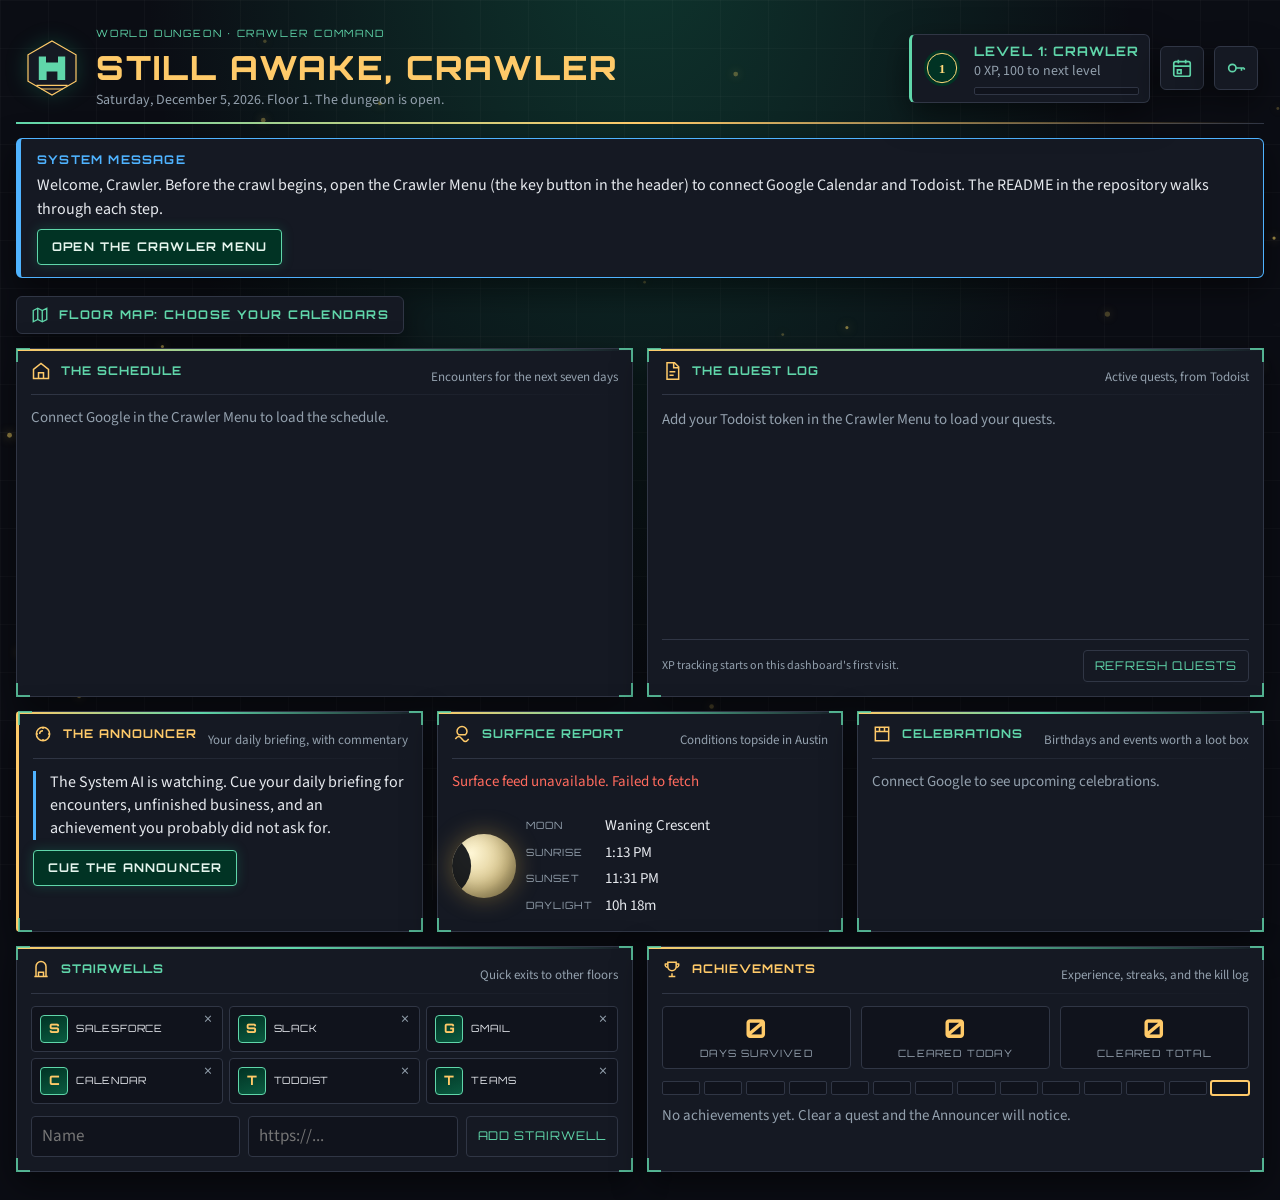
<file: index.html>
<!doctype html>
<html lang="en" data-theme="dark" data-density="compact">
<head>
<meta charset="utf-8">
<meta name="viewport" content="width=device-width,initial-scale=1,viewport-fit=cover">
<title>Ryley's Dungeon</title>
<meta name="description" content="A Dungeon Crawler Carl inspired command center: schedule, quests, announcer, surface weather, celebrations, stairwells, and achievements.">
<meta name="theme-color" content="#0b0f14">
<meta name="apple-mobile-web-app-capable" content="yes">
<meta name="apple-mobile-web-app-status-bar-style" content="black-translucent">
<meta name="apple-mobile-web-app-title" content="Dungeon">
<link rel="manifest" href="manifest.webmanifest">
<link rel="icon" href="icons/icon-192.png" type="image/png">
<link rel="apple-touch-icon" href="icons/apple-touch-icon.png">
<link rel="preconnect" href="https://fonts.googleapis.com">
<link rel="preconnect" href="https://fonts.gstatic.com" crossorigin>
<link rel="stylesheet" href="https://fonts.googleapis.com/css2?family=Orbitron:wght@500;700;800&family=Source+Sans+3:ital,wght@0,400;0,600;1,400&display=swap">
<script>
try {
  const p = JSON.parse(localStorage.getItem("atlas.preferences") || "{}");
  document.documentElement.dataset.theme = ["dark", "light", "system"].includes(p.theme) ? p.theme : "dark";
  document.documentElement.dataset.density = p.density === "comfortable" ? "comfortable" : "compact";
} catch (_) { /* Default dungeon appearance when storage is unavailable. */ }
</script>
<link rel="stylesheet" href="atlas.css">
</head>
<body>
<canvas id="fireflies" aria-hidden="true"></canvas>
<div class="wrap">

<header class="hero">
  <svg class="compass" viewBox="0 0 100 100" aria-hidden="true">
    <path d="M50 5 90 28v44L50 95 10 72V28Z" fill="var(--paper)" stroke="var(--gold)" stroke-width="2"/>
    <path d="M28 70V31h12v10h20V31h12v39H59V56H41v14Z" fill="var(--emerald)"/>
    <path d="M24 79h52M32 85h36" stroke="var(--gold)" stroke-width="2"/>
  </svg>
  <div class="hero-text">
    <div class="eyebrow">World Dungeon · Crawler Command</div>
    <h1 id="greet">Welcome, Crawler</h1>
    <div class="sub" id="dateline">The dungeon is open.</div>
  </div>
  <div class="hero-right">
    <div class="badge" id="badge">
      <svg class="seal" viewBox="0 0 60 60" aria-hidden="true">
        <circle cx="30" cy="30" r="27" style="fill:var(--forest)"/>
        <circle cx="30" cy="30" r="22" fill="none" stroke-width="1.5" style="stroke:var(--gold2)"/>
        <text id="lvlnum" x="30" y="37" text-anchor="middle" font-family="Cinzel,serif" font-size="20" font-weight="900" style="fill:var(--gold2)">1</text>
      </svg>
      <div style="min-width:0">
        <div class="rank" id="rank">Wanderer</div>
        <div class="xp" id="xpline">0 XP</div>
        <div class="xpbar"><i id="xpfill"></i></div>
      </div>
    </div>
    <a class="iconbtn" href="planner/" aria-label="Open the week planner" title="Week planner">
      <svg viewBox="0 0 24 24" fill="none" stroke="currentColor" stroke-width="1.8" aria-hidden="true"><rect x="3" y="5" width="18" height="16" rx="2"/><path d="M3 10h18M8 3v4M16 3v4M7 14h4v4H7z"/></svg>
    </a>
    <button class="iconbtn" id="openKeys" type="button" aria-label="Open the Crawler Menu (settings)" title="Crawler Menu">
      <svg viewBox="0 0 24 24" fill="none" stroke="currentColor" stroke-width="1.8"><circle cx="8" cy="12" r="4"/><path d="M12 12h9M18 12v3M21 12v2"/></svg>
    </button>
  </div>
</header>

<div class="banner" id="banner" hidden></div>

<details class="legend" id="legend">
  <summary>
    <svg width="18" height="18" viewBox="0 0 24 24" fill="none" stroke="currentColor" stroke-width="1.8" aria-hidden="true"><path d="M3 6l6-3 6 3 6-3v15l-6 3-6-3-6 3z"/><path d="M9 3v15M15 6v15"/></svg>
    Floor Map: Choose Your Calendars
  </summary>
  <div class="sheet">
    <p>Tick the calendars you want on the Schedule. Your choices are saved.</p>
    <div class="calgrid" id="calgrid"><span class="note">Connect Google in the Crawler Menu to see your calendars.</span></div>
    <div class="tools">
      <button class="ghost" id="calAll" type="button">Show All</button>
      <button class="ghost" id="calNone" type="button">Hide All</button>
    </div>
  </div>
</details>

<main class="map">

  <section class="region w6" id="tavern">
    <i class="corner tl"></i><i class="corner tr"></i><i class="corner br"></i><i class="corner bl"></i>
    <div class="rh">
      <h2><svg viewBox="0 0 24 24" fill="none" stroke="currentColor" stroke-width="1.8"><path d="M3 10l9-7 9 7v11H3z"/><path d="M9 21v-7h6v7"/></svg>The Schedule</h2>
      <span class="sub">Encounters for the next seven days</span>
    </div>
    <div class="rule"></div>
    <div id="nextup"></div>
    <div class="days" id="days" tabindex="0" aria-label="Seven-day schedule"><span class="note">Connect Google in the Crawler Menu to load the schedule.</span></div>
    <div id="tavernMsg"></div>
  </section>

  <section class="region w6" id="quests">
    <i class="corner tl"></i><i class="corner tr"></i><i class="corner br"></i><i class="corner bl"></i>
    <div class="rh">
      <h2><svg viewBox="0 0 24 24" fill="none" stroke="currentColor" stroke-width="1.8"><path d="M6 2h9l5 5v15H6z"/><path d="M14 2v6h6M9 13h7M9 17h5"/></svg>The Quest Log<span class="qcount" id="questCount" hidden></span></h2>
      <span class="sub" id="questSub">Active quests, from Todoist</span>
    </div>
    <div class="rule"></div>
    <div id="qbody" class="qscroll" tabindex="0" aria-label="Quest list"><span class="note">Add your Todoist token in the Crawler Menu to load your quests.</span></div>
    <div class="quest-tools"><span class="note" id="questSync" role="status">XP tracking starts on this dashboard's first visit.</span><button class="ghost" id="refreshQuests" type="button">Refresh quests</button></div>
    <div id="questMsg"></div>
  </section>

  <section class="region w8 oracle" id="oracle">
    <i class="corner tl"></i><i class="corner tr"></i><i class="corner br"></i><i class="corner bl"></i>
    <div class="rh">
      <h2><svg viewBox="0 0 24 24" fill="none" stroke="currentColor" stroke-width="1.8"><circle cx="12" cy="12" r="8"/><path d="M12 4v2M12 18v2M4 12h2M18 12h2M8 12a4 4 0 0 1 4-4"/></svg>The Announcer</h2>
      <span class="sub">Your daily briefing, with commentary</span>
    </div>
    <div class="rule"></div>
    <p class="reading" id="reading">The System AI is watching. Cue your daily briefing for encounters, unfinished business, and an achievement you probably did not ask for.</p>
    <div class="row">
      <button class="primary" id="askOracle" type="button">Cue the Announcer</button>
      <span class="note" id="oracleMsg"></span>
    </div>
  </section>

  <section class="region w4" id="pool">
    <i class="corner tl"></i><i class="corner tr"></i><i class="corner br"></i><i class="corner bl"></i>
    <div class="rh">
      <h2><svg viewBox="0 0 24 24" fill="none" stroke="currentColor" stroke-width="1.8"><path d="M4 18c3-4 5-4 8 0s5 4 8 0"/><path d="M12 3a6 6 0 0 1 6 6c0 2-1 3-2 4H8c-1-1-2-2-2-4a6 6 0 0 1 6-6z"/></svg>Surface Report</h2>
      <span class="sub" id="poolSub">Conditions topside</span>
    </div>
    <div class="rule"></div>
    <div class="wx" id="wx"><span class="note">Checking the surface...</span></div>
    <div class="forecast" id="forecast"></div>
    <div class="pool">
      <div class="moon" aria-hidden="true"><div class="shade" id="moonShade"></div></div>
      <dl>
        <dt>Moon</dt><dd id="moonName">...</dd>
        <dt>Sunrise</dt><dd id="sunrise">...</dd>
        <dt>Sunset</dt><dd id="sunset">...</dd>
        <dt>Daylight</dt><dd id="daylen">...</dd>
      </dl>
    </div>
  </section>

  <section class="region w6" id="almanac">
    <i class="corner tl"></i><i class="corner tr"></i><i class="corner br"></i><i class="corner bl"></i>
    <div class="rh">
      <h2><svg viewBox="0 0 24 24" fill="none" stroke="currentColor" stroke-width="1.8"><path d="M4 4h16v16H4z"/><path d="M4 9h16M9 4v5M15 4v5"/></svg>Celebrations</h2>
      <span class="sub">Birthdays and events worth a loot box</span>
    </div>
    <div class="rule"></div>
    <div class="alm" id="alm"><span class="note">Connect Google to see upcoming celebrations.</span></div>
    <div id="almMsg"></div>
  </section>

  <section class="region w6" id="portals">
    <i class="corner tl"></i><i class="corner tr"></i><i class="corner br"></i><i class="corner bl"></i>
    <div class="rh">
      <h2><svg viewBox="0 0 24 24" fill="none" stroke="currentColor" stroke-width="1.8"><path d="M6 21V9a6 6 0 0 1 12 0v12"/><path d="M4 21h16M9 21v-5h6v5"/></svg>Stairwells</h2>
      <span class="sub">Quick exits to other floors</span>
    </div>
    <div class="rule"></div>
    <div class="portals" id="portalgrid"></div>
    <form class="addportal" id="addportal">
      <input id="pname" placeholder="Name" aria-label="Bookmark name" maxlength="24" required>
      <input id="purl" placeholder="https://..." aria-label="Bookmark link" type="url" required>
      <button class="ghost" type="submit">Add Stairwell</button>
    </form>
  </section>

  <section class="region w12" id="deeds">
    <i class="corner tl"></i><i class="corner tr"></i><i class="corner br"></i><i class="corner bl"></i>
    <div class="rh">
      <h2><svg viewBox="0 0 24 24" fill="none" stroke="currentColor" stroke-width="1.8"><path d="M8 21h8M12 17v4M7 4h10v5a5 5 0 0 1-10 0z"/><path d="M7 6H4a3 3 0 0 0 3 4M17 6h3a3 3 0 0 1-3 4"/></svg>Achievements</h2>
      <span class="sub">Experience, streaks, and the kill log</span>
    </div>
    <div class="rule"></div>
    <div class="deeds">
      <div class="stat"><div class="v" id="sStreak">0</div><div class="l">Days Survived</div></div>
      <div class="stat"><div class="v" id="sToday">0</div><div class="l">Cleared Today</div></div>
      <div class="stat"><div class="v" id="sTotal">0</div><div class="l">Cleared Total</div></div>
    </div>
    <div class="week" id="week" aria-label="Last fourteen days"></div>
    <ul class="deedlog" id="deedlog"><li class="note">No achievements yet. Clear a quest and the Announcer will notice.</li></ul>
    <p class="note" id="deedsMsg" style="margin:10px 0 0"></p>
  </section>

</main>
</div>

<div class="modal" id="keys" hidden>
  <div class="modal-card" role="dialog" aria-modal="true" aria-labelledby="keysTitle">
    <div class="rh">
      <h2 id="keysTitle"><svg viewBox="0 0 24 24" fill="none" stroke="currentColor" stroke-width="1.8"><circle cx="8" cy="12" r="4"/><path d="M12 12h9M18 12v3M21 12v2"/></svg>Crawler Menu</h2>
      <button class="ghost" id="closeKeys" type="button">Close</button>
    </div>
    <div class="rule"></div>
    <p class="note" style="margin:0 0 14px">Keys are stored only in this browser. Set them once on each device. Your XP, bookmarks, and calendar choices sync through your Google Drive once Google is connected.</p>

    <fieldset>
      <legend>Dungeon display</legend>
      <label for="themeChoice">Theme</label>
      <select id="themeChoice"><option value="dark">Dungeon · dark</option><option value="light">Surface · light</option><option value="system">Follow device</option></select>
      <label for="densityChoice">Desktop layout</label>
      <select id="densityChoice"><option value="compact">Compact command center</option><option value="comfortable">Comfortable</option></select>
      <p class="note">Compact fits more panels on desktop. Mobile keeps a single, readable column.</p>
    </fieldset>

    <fieldset>
      <legend>Google Calendar</legend>
      <label for="gclient">OAuth Client ID</label>
      <input id="gclient" placeholder="123456789-abc.apps.googleusercontent.com" autocomplete="off" spellcheck="false">
      <div class="row">
        <button class="primary" id="gconnect" type="button">Connect Google</button>
        <button class="ghost" id="gdisconnect" type="button">Disconnect</button>
        <span class="note" id="gstatus">Not connected</span>
      </div>
    </fieldset>

    <fieldset>
      <legend>Todoist</legend>
      <label for="tdtoken">API Token</label>
      <input id="tdtoken" type="password" placeholder="Paste your Todoist API token" autocomplete="off" spellcheck="false">
      <label for="tdproject">Project to show as the Quest Log</label>
      <select id="tdproject"><option value="">Save the token to load projects</option></select>
    </fieldset>

    <fieldset>
      <legend>The Announcer (optional)</legend>
      <label for="akey">Anthropic API Key</label>
      <input id="akey" type="password" placeholder="sk-ant-..." autocomplete="off" spellcheck="false">
      <label for="amodel">Model</label>
      <input id="amodel" placeholder="claude-opus-5-5" autocomplete="off" spellcheck="false">
      <p class="note">Without a key, the Announcer still talks, but from a short list of canned lines rather than a live briefing.</p>
    </fieldset>

    <fieldset>
      <legend>Location for the Surface Report</legend>
      <label for="city">City</label>
      <div class="row">
        <input id="city" placeholder="Austin" autocomplete="off">
        <button class="ghost" id="findCity" type="button">Find</button>
      </div>
      <p class="note" id="cityResult"></p>
    </fieldset>

    <fieldset>
      <legend>Settings backup</legend>
      <p class="note">Export the current menu values, appearance, location, bookmarks, and calendar choices as JSON. XP and Google sign-in sessions are not included.</p>
      <label class="checkline"><input id="exportSecrets" type="checkbox"> Include Todoist and Anthropic API keys</label>
      <p class="note">Leave unchecked for a file without API keys. If included, keep the downloaded file private.</p>
      <button class="ghost" id="exportSettings" type="button">Export settings JSON</button>
    </fieldset>
    <div class="row" style="justify-content:flex-end;margin-top:6px">
      <button class="primary" id="saveKeys" type="button">Save Settings</button>
    </div>
  </div>
</div>

<div class="toast" id="toast" role="status" aria-live="polite"></div>
<script src="https://accounts.google.com/gsi/client" async defer></script>
<script src="dashboard-data.js"></script>
<script src="atlas.js"></script>
</body>
</html>
</file>
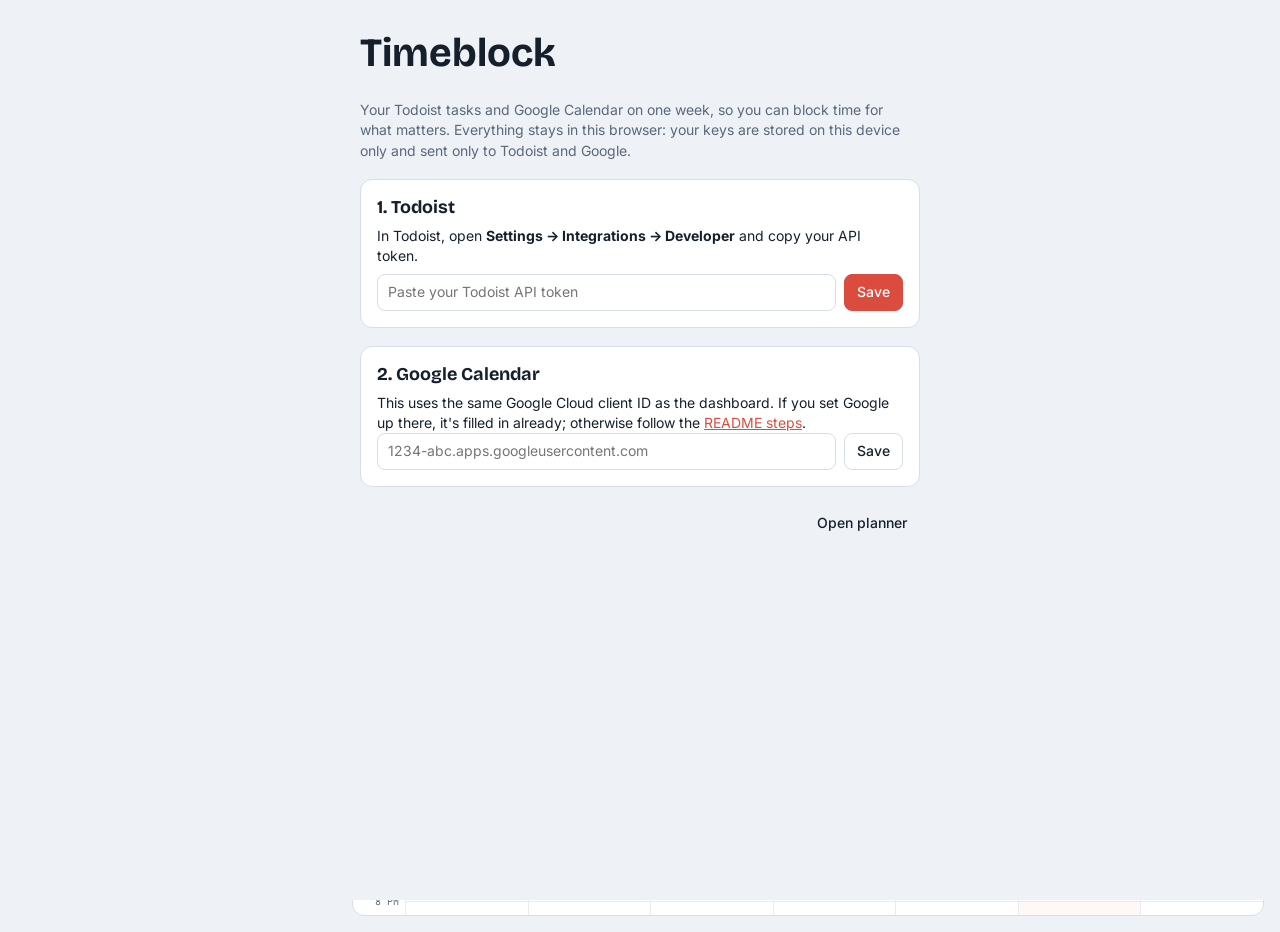
<file: planner/index.html>
<!doctype html>
<html lang="en">
<head>
<meta charset="utf-8">
<meta name="viewport" content="width=device-width,initial-scale=1,viewport-fit=cover">
<title>Timeblock</title>
<meta name="description" content="Plan your week from Todoist and Google Calendar in one place.">
<meta name="theme-color" content="#eef1f5" media="(prefers-color-scheme: light)">
<meta name="theme-color" content="#11151b" media="(prefers-color-scheme: dark)">
<meta name="apple-mobile-web-app-capable" content="yes">
<meta name="apple-mobile-web-app-title" content="Timeblock">
<link rel="icon" href="../icons/icon-192.png" type="image/png">
<link rel="apple-touch-icon" href="../icons/apple-touch-icon.png">
<link rel="preconnect" href="https://fonts.googleapis.com">
<link rel="preconnect" href="https://fonts.gstatic.com" crossorigin>
<link rel="stylesheet" href="https://fonts.googleapis.com/css2?family=Bricolage+Grotesque:opsz,wght@12..96,500;12..96,700&family=Inter:wght@400;500;600&family=JetBrains+Mono:wght@400;500&display=swap">
<link rel="stylesheet" href="style.css">
</head>
<body>
<div class="app" id="app">
  <aside class="side" id="side">
    <section class="clock" aria-label="Current time">
      <div class="flip"><span id="clkH">--</span><span id="clkM">--</span></div>
      <div class="clock-meta">
        <div id="clkDay" class="clock-day"></div>
        <div id="clkSummary" class="clock-sum"></div>
      </div>
    </section>

    <section class="card" id="top3Card">
      <header class="card-h"><h2>Today's non-negotiables</h2><span class="pill" id="top3Count">0 / 3</span></header>
      <ol class="top3" id="top3List"></ol>
      <p class="hint" id="top3Hint">Tap the star on any task to make it one of today's three.</p>
    </section>

    <section class="card">
      <header class="card-h"><h2>Task dump</h2></header>
      <form id="dumpForm" class="dump" autocomplete="off">
        <input id="dumpInput" type="text" placeholder="Call the dentist tomorrow 2pm #Personal" aria-label="New Todoist task">
        <button type="submit" class="btn btn-accent">Add</button>
      </form>
      <p class="hint">Goes straight to Todoist. Dates, times, #projects and p1–p4 work like Todoist quick add.</p>
    </section>

    <section class="card">
      <header class="card-h"><h2>Today</h2><span class="pill" id="todayCount">0</span></header>
      <ul class="tasks" id="todayList"></ul>
    </section>

    <section class="card card-warn" id="overdueCard">
      <header class="card-h"><h2>Overdue</h2><span class="pill pill-warn" id="overdueCount">0</span></header>
      <p class="hint">Drag onto the calendar to reschedule, or move it to today.</p>
      <ul class="tasks" id="overdueList"></ul>
    </section>

    <section class="card">
      <header class="card-h"><h2>No date yet</h2><span class="pill" id="undatedCount">0</span></header>
      <p class="hint">Drag onto a day or time to plan your week.</p>
      <ul class="tasks" id="undatedList"></ul>
    </section>
  </aside>

  <main class="main">
    <header class="topbar">
      <div class="nav">
        <button class="btn btn-ghost icon" id="prevWeek" aria-label="Previous week">‹</button>
        <button class="btn btn-ghost" id="thisWeek">Today</button>
        <button class="btn btn-ghost icon" id="nextWeek" aria-label="Next week">›</button>
        <h1 id="weekLabel">This week</h1>
      </div>
      <div class="nav">
        <span class="status" id="status"></span>
        <a class="btn btn-ghost" href="../">Dashboard</a>
        <button class="btn btn-ghost" id="refreshBtn">Refresh</button>
        <button class="btn btn-ghost" id="settingsBtn">Settings</button>
      </div>
    </header>
    <div class="banner" id="banner" hidden></div>
    <nav class="daytabs" id="dayTabs" aria-label="Choose a day"></nav>
    <div class="week" id="week"></div>
  </main>
</div>

<div class="setup-wrap" id="setup" hidden>
  <div class="setup">
    <h1>Timeblock</h1>
    <p>Your Todoist tasks and Google Calendar on one week, so you can block time for what matters. Everything stays in this browser: your keys are stored on this device only and sent only to Todoist and Google.</p>

    <section class="step">
      <h2>1. Todoist</h2>
      <p>In Todoist, open <b>Settings → Integrations → Developer</b> and copy your API token.</p>
      <form id="todoistForm" class="row" autocomplete="off">
        <input id="todoistInput" type="password" placeholder="Paste your Todoist API token" aria-label="Todoist API token">
        <button class="btn btn-accent" type="submit">Save</button>
      </form>
      <p class="ok" id="todoistOk" hidden>Todoist connected.</p>
    </section>

    <section class="step">
      <h2>2. Google Calendar</h2>
      <div id="gNeedsClient">
        <p>This uses the same Google Cloud client ID as the dashboard. If you set Google up there, it's filled in already; otherwise follow the <a href="https://github.com/ryleyp/dashboard#2-google-calendar-the-schedule-celebrations-and-cross-device-sync" target="_blank" rel="noopener">README steps</a>.</p>
        <form id="gClientForm" class="row" autocomplete="off">
          <input id="gClientInput" type="text" placeholder="1234-abc.apps.googleusercontent.com" aria-label="Google OAuth client ID">
          <button class="btn" type="submit">Save</button>
        </form>
      </div>
      <button class="btn btn-accent" id="gConnectSetup" hidden>Connect Google Calendar</button>
      <p class="ok" id="gOk" hidden>Google Calendar connected.</p>
    </section>

    <div class="row end"><button class="btn btn-ghost" id="skipSetup">Open planner</button></div>
  </div>
</div>

<dialog id="settings" class="settings">
  <form method="dialog" class="settings-in">
    <header class="card-h"><h2>Settings</h2><button class="btn btn-ghost" value="close">Done</button></header>

    <section>
      <h3>Calendars to show</h3>
      <div id="calList" class="cal-list"><p class="hint">Connect Google Calendar to choose calendars.</p></div>
    </section>

    <section>
      <h3>Time blocks</h3>
      <label class="check"><input type="checkbox" id="mirrorToggle"> Also put each time block on my Google Calendar</label>
      <p class="hint">Blocked tasks get a time and length in Todoist. With this on, a matching busy event is added to your main calendar and moved when you move the block.</p>
      <div class="row">
        <label>Day starts <select id="hStart"></select></label>
        <label>Day ends <select id="hEnd"></select></label>
      </div>
    </section>

    <section>
      <h3>Connections</h3>
      <div class="row wrap">
        <button type="button" class="btn" id="gConnect">Connect Google</button>
        <button type="button" class="btn" id="editKeys">Change keys</button>
        <button type="button" class="btn btn-danger" id="signOut">Forget everything on this device</button>
      </div>
      <p class="hint" id="signOutHint">Removes your Todoist token, Google sign-in and preferences from this browser. Nothing in Todoist or Google changes.</p>
    </section>
  </form>
</dialog>

<div class="pop" id="pop" hidden></div>
<div class="toast" id="toast" role="status" aria-live="polite" hidden></div>

<script src="config.js"></script>
<script src="https://accounts.google.com/gsi/client" async defer onload="window.__gsiReady && window.__gsiReady()"></script>
<script src="app.js"></script>
</body>
</html>
</file>
<file: atlas.css>
/* Ryley's Dungeon: a lightly dungeon-crawl themed dashboard. Dark dungeon by default; "surface" light theme available. */
:root{
  --bg:#0b0d14;
  --paper:#151923;
  --paper2:#10131c;
  --ink:#e6e9ee;
  --muted:#93a0ad;
  --forest:#013324;
  --forest2:#18af7c;
  --emerald:#60d6aa;
  --sea:#4fb3ff;
  --gold:#ffca69;
  --gold2:#ffd97a;
  --line:#303645;
  --danger:#ff6b5e;
  --glow:rgba(24,175,124,.25);
  --shadow:0 12px 32px rgba(0,0,0,.5);
  --display:"Orbitron","Segoe UI",Arial,sans-serif;
  --body:"Source Sans 3","Segoe UI",Arial,sans-serif;
  --title:#ffca69;
  --stone:rgba(255,255,255,.025);
  color-scheme:dark;
}
@media (prefers-color-scheme:light){
  :root:not([data-theme="dark"]){
    --bg:#e9e4d8; --paper:#f7f3ea; --paper2:#eee8db; --ink:#1b2028; --muted:#5d6774;
    --forest:#013324; --forest2:#0a5a40; --emerald:#08734f; --sea:#1f5f8b; --gold:#876018; --gold2:#d9ab3a;
    --line:#cfc6b6; --danger:#b23a2c; --glow:rgba(24,175,124,.18); --shadow:0 10px 26px rgba(27,32,40,.15);
    --title:#013324; --stone:rgba(0,0,0,.035); color-scheme:light;
  }
}
:root[data-theme="light"]{
  --bg:#e9e4d8; --paper:#f7f3ea; --paper2:#eee8db; --ink:#1b2028; --muted:#5d6774;
  --forest:#013324; --forest2:#0a5a40; --emerald:#08734f; --sea:#1f5f8b; --gold:#876018; --gold2:#d9ab3a;
  --line:#cfc6b6; --danger:#b23a2c; --glow:rgba(24,175,124,.18); --shadow:0 10px 26px rgba(27,32,40,.15);
  --title:#013324; --stone:rgba(0,0,0,.035); color-scheme:light;
}
*{box-sizing:border-box}
html{height:100%}
body{
  margin:0;min-height:100%;
  background:var(--bg);color:var(--ink);
  font-family:var(--body);font-size:17px;line-height:1.5;
  background-image:
    linear-gradient(var(--stone) 1px, transparent 1px),
    linear-gradient(90deg, var(--stone) 1px, transparent 1px),
    radial-gradient(ellipse at 50% -10%, var(--glow), transparent 55%);
  background-size:48px 48px,48px 48px,100% 100%;
  background-attachment:fixed;
  padding-top:env(safe-area-inset-top,0px);
  padding-bottom:env(safe-area-inset-bottom,0px);
}
#fireflies{position:fixed;inset:0;width:100%;height:100%;pointer-events:none;z-index:0}
.wrap{
  position:relative;z-index:1;max-width:1240px;margin:0 auto;
  padding-left:max(16px,env(safe-area-inset-left,0px));
  padding-right:max(16px,env(safe-area-inset-right,0px));
  padding-block:22px 48px;
}
a{color:var(--sea)}
button{font:inherit;color:inherit;cursor:pointer}
button:focus-visible,input:focus-visible,select:focus-visible,a:focus-visible,summary:focus-visible{outline:2px solid var(--gold);outline-offset:2px}
input,select{font:inherit;color:var(--ink);background:var(--paper2);border:1px solid var(--line);border-radius:4px;padding:7px 10px;min-width:0;width:100%}
select{appearance:auto}

/* Header */
.hero{
  display:grid;grid-template-columns:auto 1fr auto;gap:18px;align-items:center;
  padding:10px 6px 18px;border-bottom:1px solid var(--line);margin-bottom:22px;position:relative;
}
.hero::after{content:"";position:absolute;left:0;right:0;bottom:-1px;height:2px;background:linear-gradient(90deg,var(--emerald),var(--gold),transparent)}
.compass{width:84px;height:84px;flex:none;filter:drop-shadow(0 0 10px var(--glow))}
.hero h1{
  font-family:var(--display);font-weight:800;font-size:clamp(22px,3.6vw,40px);letter-spacing:.06em;text-transform:uppercase;
  margin:0;line-height:1.1;color:var(--title);text-wrap:balance;
}
.hero .sub{font-size:17px;color:var(--muted);margin-top:4px}
.hero .sub b{color:var(--emerald);font-weight:600}
.hero-right{display:flex;align-items:center;gap:10px;min-width:0}
.badge{
  display:grid;grid-template-columns:auto 1fr;gap:12px;align-items:center;
  background:var(--paper);border:1px solid var(--line);border-left:3px solid var(--emerald);border-radius:6px;padding:10px 14px;box-shadow:var(--shadow);min-width:0;
}
.badge .seal{width:54px;height:54px}
.badge .rank{font-family:var(--display);font-weight:700;font-size:13px;letter-spacing:.08em;text-transform:uppercase;color:var(--emerald)}
.badge .xp{font-size:14px;color:var(--muted);font-variant-numeric:tabular-nums}
.xpbar{height:8px;background:var(--paper2);border:1px solid var(--line);border-radius:2px;overflow:hidden;margin-top:5px}
.xpbar i{display:block;height:100%;background:linear-gradient(90deg,var(--emerald),var(--gold));width:0;transition:width .6s ease}
.iconbtn{width:44px;height:44px;border-radius:6px;border:1px solid var(--line);background:var(--paper);color:var(--emerald);display:grid;place-items:center;box-shadow:var(--shadow);flex:none}
.iconbtn svg{width:22px;height:22px}
.iconbtn:hover{border-color:var(--emerald)}
@media (max-width:700px){
  .hero{grid-template-columns:auto 1fr;}
  .compass{width:60px;height:60px}
  .hero-right{grid-column:1/-1}
  .badge{flex:1}
}

.banner{background:var(--paper);border:1px solid var(--sea);border-left:5px solid var(--sea);border-radius:6px;padding:12px 16px;margin-bottom:18px;box-shadow:var(--shadow);font-size:16px}
.banner b{font-family:var(--display);font-size:12px;letter-spacing:.1em;text-transform:uppercase;color:var(--sea);display:block;margin-bottom:4px}
.banner button{margin-top:8px}

/* Legend */
.legend{margin-bottom:22px}
.legend summary{
  list-style:none;display:inline-flex;align-items:center;gap:10px;cursor:pointer;
  font-family:var(--display);font-weight:700;font-size:12px;letter-spacing:.12em;text-transform:uppercase;
  color:var(--emerald);background:var(--paper);border:1px solid var(--line);border-radius:6px;padding:9px 14px;box-shadow:var(--shadow);
}
.legend summary::-webkit-details-marker{display:none}
.legend[open] summary{border-bottom-left-radius:0;border-bottom-right-radius:0}
.legend .sheet{background:var(--paper);border:1px solid var(--line);border-top:0;border-radius:0 6px 6px 6px;padding:14px 16px;box-shadow:var(--shadow)}
.legend .sheet p{margin:0 0 10px;color:var(--muted);font-size:15px}
.calgrid{display:grid;grid-template-columns:repeat(auto-fill,minmax(230px,1fr));gap:6px 18px}
.calgrid label{display:flex;align-items:center;gap:10px;font-size:16px;min-width:0;cursor:pointer}
.calgrid label input{width:auto}
.calgrid label span.name{overflow:hidden;text-overflow:ellipsis;white-space:nowrap}
.swatch{width:14px;height:14px;border-radius:2px;flex:none;border:1px solid rgba(0,0,0,.35)}
.legend .tools{display:flex;gap:10px;flex-wrap:wrap;margin-top:12px}

/* Grid of system windows */
.map{display:grid;grid-template-columns:repeat(12,1fr);gap:22px}
.region{
  grid-column:span 6;min-width:0;position:relative;
  background:var(--paper);border:1px solid var(--line);border-radius:4px;box-shadow:var(--shadow);
  padding:18px 20px 20px;
}
.region::before{content:"";position:absolute;left:0;right:0;top:0;height:2px;background:linear-gradient(90deg,var(--emerald),transparent 70%);pointer-events:none}
.corner{position:absolute;width:14px;height:14px;pointer-events:none;border:2px solid var(--emerald);opacity:.8}
.corner.tl{top:-1px;left:-1px;border-right:0;border-bottom:0}
.corner.tr{top:-1px;right:-1px;border-left:0;border-bottom:0}
.corner.br{bottom:-1px;right:-1px;border-left:0;border-top:0}
.corner.bl{bottom:-1px;left:-1px;border-right:0;border-top:0}
.region.w4{grid-column:span 4}.region.w8{grid-column:span 8}.region.w12{grid-column:span 12}
@media (max-width:980px){.region,.region.w4,.region.w8{grid-column:span 12}}
.rh{display:flex;align-items:baseline;justify-content:space-between;gap:12px;flex-wrap:wrap;margin-bottom:10px}
.rh h2{font-family:var(--display);font-weight:700;font-size:15px;letter-spacing:.12em;text-transform:uppercase;margin:0;color:var(--emerald);display:flex;align-items:center;gap:10px}
.rh h2 svg{width:20px;height:20px;color:var(--gold)}
.rh .sub{color:var(--muted);font-size:15px}
.rule{height:1px;background:linear-gradient(90deg,var(--line),transparent);margin:4px 0 12px}
.note{color:var(--muted);font-size:15px}
.warn{color:var(--danger);font-size:15px}
.row{display:flex;gap:10px;flex-wrap:wrap;align-items:center}
.ghost{background:transparent;border:1px solid var(--line);border-radius:4px;padding:6px 11px;font-size:12px;font-family:var(--display);letter-spacing:.08em;text-transform:uppercase;color:var(--emerald);white-space:nowrap}
.ghost:hover{border-color:var(--emerald);background:var(--paper2)}
.primary{background:var(--forest);color:#e6f5ee;border:1px solid var(--emerald);border-radius:4px;padding:8px 14px;font-family:var(--display);font-weight:700;letter-spacing:.1em;text-transform:uppercase;font-size:12px;white-space:nowrap;box-shadow:0 0 12px var(--glow)}
.primary:hover{background:#0a5a40}
.primary[disabled]{opacity:.6;cursor:default;box-shadow:none}

/* Schedule */
.days{display:flex;flex-direction:column;gap:10px}
.day{display:grid;grid-template-columns:86px 1fr;gap:12px;align-items:start}
.day .dlabel{font-family:var(--display);font-size:11px;letter-spacing:.08em;text-transform:uppercase;color:var(--muted);padding-top:6px;font-variant-numeric:tabular-nums}
.day .dlabel b{display:block;color:var(--gold);font-size:13px}
.evs{display:flex;flex-direction:column;gap:6px;min-width:0}
.ev{display:grid;grid-template-columns:4px 74px 1fr;gap:10px;align-items:start;background:var(--paper2);border:1px solid var(--line);border-radius:4px;padding:7px 10px;min-width:0}
.ev .bar{width:4px;height:100%;border-radius:2px;min-height:22px}
.ev .t{font-variant-numeric:tabular-nums;font-size:14px;color:var(--muted);white-space:nowrap;padding-top:2px}
.ev .n{min-width:0;overflow-wrap:anywhere}
.ev .n a{color:inherit;text-decoration:none}
.ev .n a:hover{text-decoration:underline;color:var(--sea)}
.ev .n small{display:block;color:var(--muted);font-size:13px}
.ev.past{opacity:.5}
.nextup{display:flex;align-items:center;gap:12px;background:linear-gradient(90deg,var(--paper2),transparent);border-left:3px solid var(--danger);padding:8px 12px;margin-bottom:12px;border-radius:3px}
.nextup .hg{font-family:var(--display);font-size:11px;letter-spacing:.1em;text-transform:uppercase;color:var(--danger);white-space:nowrap}
.nextup .what{min-width:0;overflow:hidden;text-overflow:ellipsis;white-space:nowrap}
.nextup .in{margin-left:auto;font-variant-numeric:tabular-nums;color:var(--gold);white-space:nowrap;font-weight:600;font-family:var(--display);font-size:13px}

/* Quests: condensed, scrollable */
.qcount{font-family:var(--display);font-size:11px;letter-spacing:.06em;color:var(--gold);background:var(--paper2);border:1px solid var(--line);border-radius:2px;padding:1px 7px;font-variant-numeric:tabular-nums}
.days,.qscroll{height:220px;max-height:220px;overflow-y:auto;overscroll-behavior:contain;scrollbar-gutter:stable;padding-right:8px;scrollbar-width:thin;scrollbar-color:var(--line) transparent}
.days::-webkit-scrollbar,.qscroll::-webkit-scrollbar{width:6px}
.days::-webkit-scrollbar-thumb,.qscroll::-webkit-scrollbar-thumb{background:var(--line);border-radius:3px}
.qscroll:focus-visible{outline:2px solid var(--gold);outline-offset:2px}
.qscroll.more-below{-webkit-mask-image:linear-gradient(to bottom,#000 calc(100% - 36px),transparent);mask-image:linear-gradient(to bottom,#000 calc(100% - 36px),transparent)}
.qgroup{margin-bottom:8px}
.qgroup h3{position:sticky;top:0;z-index:1;background:var(--paper);font-family:var(--display);font-size:10px;letter-spacing:.12em;text-transform:uppercase;color:var(--muted);margin:0;padding:4px 0 5px;display:flex;align-items:center;gap:8px}
.qgroup h3 .cnt{background:var(--paper2);border:1px solid var(--line);border-radius:2px;padding:0 6px;font-size:10px;font-variant-numeric:tabular-nums}
.qlist{display:flex;flex-direction:column;gap:3px}
.q{display:grid;grid-template-columns:18px minmax(0,1fr) auto;gap:8px;align-items:center;background:var(--paper2);border:1px solid var(--line);border-left:3px solid var(--line);border-radius:3px;padding:4px 8px 4px 7px;min-width:0}
.q.p1{border-left-color:var(--danger)}
.q.p2{border-left-color:var(--gold)}
.q.p3{border-left-color:var(--sea)}
.q.done{opacity:.45}
.q.done .ttl{text-decoration:line-through}
.q .chk{width:18px;height:18px;border-radius:3px;border:1.5px solid var(--emerald);background:transparent;padding:0;display:grid;place-items:center;flex:none}
.q .chk:hover{background:var(--emerald);color:#061a12}
.q .chk svg{width:10px;height:10px;opacity:0}
.q.done .chk svg{opacity:1}
.q .c{all:unset;box-sizing:border-box;min-width:0;cursor:pointer;font-size:15px;line-height:1.35}
.q .c:focus-visible{outline:2px solid var(--gold);outline-offset:2px;border-radius:2px}
.q .ttl{display:block;white-space:nowrap;overflow:hidden;text-overflow:ellipsis}
.q .meta{display:none;font-size:12px;color:var(--muted);margin-top:3px}
.q .meta .tier{font-family:var(--display);font-size:10px;letter-spacing:.08em;text-transform:uppercase;margin-right:8px}
.q.p1 .meta .tier{color:var(--danger)}.q.p2 .meta .tier{color:var(--gold)}.q.p3 .meta .tier{color:var(--sea)}
.q .meta .lab{color:var(--sea);margin-right:6px}
.q.open{align-items:start}
.q.open .chk{margin-top:2px}
.q.open .ttl{white-space:normal;overflow-wrap:anywhere}
.q.open .meta{display:block}
.q .due{font-size:12px;color:var(--muted);white-space:nowrap;font-variant-numeric:tabular-nums}
.q .due.over{color:var(--danger);font-weight:600}
.q .due.today{color:var(--gold);font-weight:600}

/* Announcer */
.oracle p.reading{font-size:18px;line-height:1.55;margin:0 0 10px;max-width:65ch;white-space:pre-line;border-left:3px solid var(--sea);padding-left:14px}

/* Surface report */
.wx{display:grid;grid-template-columns:auto 1fr;gap:12px;align-items:center;margin-bottom:10px}
.wx .temp{font-family:var(--display);font-weight:700;font-size:38px;line-height:1;color:var(--gold);font-variant-numeric:tabular-nums}
.wx .desc{font-size:16px}
.wx .desc small{display:block;color:var(--muted);font-size:14px}
.forecast{display:grid;grid-template-columns:repeat(4,1fr);gap:6px;margin-bottom:12px}
.forecast .fd{background:var(--paper2);border:1px solid var(--line);border-radius:4px;padding:6px 4px;text-align:center;font-size:13px;min-width:0}
.forecast .fd b{display:block;font-family:var(--display);font-size:10px;letter-spacing:.08em;text-transform:uppercase;color:var(--muted)}
.forecast .fd span{display:block;font-variant-numeric:tabular-nums}
.forecast .fd i{display:block;font-style:normal;font-size:18px}
.pool{display:grid;grid-template-columns:96px 1fr;gap:16px;align-items:center}
.moon{width:96px;height:96px;border-radius:50%;background:radial-gradient(circle at 30% 30%,#fff7d6,#d9c58a 60%,#9c8a52);box-shadow:0 0 24px rgba(242,193,78,.35),inset -6px -8px 18px rgba(0,0,0,.3);position:relative;overflow:hidden}
.moon .shade{position:absolute;inset:0;background:#0b0f14;opacity:.92;border-radius:50%}
.pool dl{margin:0;display:grid;grid-template-columns:auto 1fr;gap:4px 12px;font-size:15px}
.pool dt{color:var(--muted);font-family:var(--display);font-size:10px;letter-spacing:.1em;text-transform:uppercase;padding-top:3px}
.pool dd{margin:0;font-variant-numeric:tabular-nums}

/* Celebrations */
.alm{display:flex;flex-direction:column;gap:6px}
.alm .arow{display:grid;grid-template-columns:52px 1fr auto;gap:10px;align-items:center;border-bottom:1px solid var(--line);padding:5px 0;min-width:0}
.alm .date{font-family:var(--display);font-size:10px;letter-spacing:.06em;text-transform:uppercase;color:var(--gold);font-variant-numeric:tabular-nums;line-height:1.2}
.alm .date b{display:block;font-size:16px;color:var(--ink)}
.alm .what{min-width:0;overflow:hidden;text-overflow:ellipsis;white-space:nowrap}
.alm .what small{display:block;color:var(--muted);font-size:11px;font-family:var(--display);letter-spacing:.08em;text-transform:uppercase}
.alm .in{color:var(--muted);font-size:13px;white-space:nowrap;font-variant-numeric:tabular-nums}

/* Stairwells */
.portals{display:grid;grid-template-columns:repeat(auto-fill,minmax(120px,1fr));gap:10px}
.portal{position:relative;display:flex;flex-direction:column;align-items:center;gap:6px;text-decoration:none;color:var(--ink);background:var(--paper2);border:1px solid var(--line);border-radius:4px;padding:12px 8px 10px;text-align:center;min-width:0}
.portal:hover{border-color:var(--emerald);box-shadow:0 0 16px var(--glow)}
.portal .seal{width:44px;height:44px;border-radius:4px;background:linear-gradient(160deg,var(--forest),#0a5a40);color:var(--gold);display:grid;place-items:center;font-family:var(--display);font-weight:800;font-size:18px;border:1px solid var(--emerald)}
.portal .nm{font-family:var(--display);font-size:10px;letter-spacing:.08em;text-transform:uppercase;overflow:hidden;text-overflow:ellipsis;white-space:nowrap;max-width:100%}
.portal .rm{position:absolute;top:2px;right:4px;border:0;background:transparent;color:var(--muted);font-size:16px;line-height:1;padding:2px 6px}
.addportal{display:flex;gap:8px;flex-wrap:wrap;margin-top:12px}
.addportal input{flex:1 1 120px;width:auto}

/* Achievements */
.deeds{display:grid;grid-template-columns:repeat(3,1fr);gap:10px;margin-bottom:12px}
.stat{background:var(--paper2);border:1px solid var(--line);border-radius:4px;padding:10px;text-align:center}
.stat .v{font-family:var(--display);font-weight:700;font-size:26px;color:var(--gold);font-variant-numeric:tabular-nums;line-height:1.1}
.stat .l{font-family:var(--display);font-size:10px;letter-spacing:.12em;text-transform:uppercase;color:var(--muted);margin-top:4px}
.week{display:grid;grid-template-columns:repeat(14,1fr);gap:4px;margin-bottom:10px}
.week i{display:block;aspect-ratio:1;border-radius:2px;background:var(--paper2);border:1px solid var(--line)}
.week i.on{background:var(--emerald);border-color:var(--emerald);box-shadow:0 0 8px var(--glow)}
.week i.today{outline:2px solid var(--gold);outline-offset:-1px}
.deedlog{list-style:none;margin:0;padding:0;font-size:14px;color:var(--muted);display:flex;flex-direction:column;gap:3px}
.deedlog li{display:flex;gap:8px;min-width:0}
.deedlog li span.what{min-width:0;overflow:hidden;text-overflow:ellipsis;white-space:nowrap;flex:1}
.deedlog li b{color:var(--gold);font-variant-numeric:tabular-nums;white-space:nowrap}

/* Crawler menu */
.modal{position:fixed;inset:0;background:rgba(0,0,0,.65);z-index:20;display:grid;place-items:center;padding:16px;overflow:auto}
.modal-card{background:var(--paper);color:var(--ink);border:1px solid var(--emerald);border-radius:6px;box-shadow:var(--shadow),0 0 30px var(--glow);padding:18px 20px 20px;width:min(560px,100%);max-height:calc(100vh - 32px);overflow:auto}
.modal-card fieldset{border:1px solid var(--line);border-radius:4px;padding:10px 14px 14px;margin:0 0 12px;min-width:0}
.modal-card legend{font-family:var(--display);font-size:11px;letter-spacing:.12em;text-transform:uppercase;color:var(--emerald);padding:0 6px}
.modal-card label{display:block;font-size:14px;color:var(--muted);margin:8px 0 4px}
.modal-card .row input{flex:1}

/* Achievement toast */
.toast{position:fixed;left:50%;bottom:calc(18px + env(safe-area-inset-bottom,0px));transform:translateX(-50%);background:var(--paper);color:var(--ink);border:1px solid var(--gold);border-left:5px solid var(--gold);border-radius:6px;padding:10px 16px;font-size:14px;z-index:30;box-shadow:var(--shadow),0 0 24px rgba(242,193,78,.25);opacity:0;transition:opacity .25s;pointer-events:none;max-width:min(520px,calc(100% - 32px));text-align:left}
.toast b{display:block;font-family:var(--display);font-size:11px;letter-spacing:.12em;text-transform:uppercase;color:var(--gold);margin-bottom:2px}
.toast.show{opacity:1}
@keyframes sparkle{0%{transform:scale(.6);opacity:0}40%{opacity:1}100%{transform:scale(1.6);opacity:0}}
.spark{position:fixed;width:18px;height:18px;pointer-events:none;z-index:40;color:var(--gold);animation:sparkle .7s ease-out forwards}
@media (prefers-reduced-motion:reduce){.spark{animation:none;display:none}.xpbar i{transition:none}}
[hidden]{display:none!important}

/* DCC broadcast framing, with readable system messages in both themes. */
.eyebrow{font-family:var(--display);font-size:10px;letter-spacing:.18em;text-transform:uppercase;color:var(--emerald);margin-bottom:8px}
.hero-text{min-width:0}
.hero h1{font-size:clamp(22px,2.6vw,34px)}
.region::before{background:linear-gradient(90deg,var(--gold),var(--emerald) 45%,transparent)}
#oracle{border-left:3px solid var(--gold)}
#oracle .rh h2,#deeds .rh h2{color:var(--gold)}
.quest-tools{display:flex;align-items:center;justify-content:space-between;gap:10px;flex-wrap:wrap;margin-top:12px;border-top:1px solid var(--line);padding-top:10px}
.quest-tools .note{flex:1 1 180px;font-size:12px}
.modal-card .checkline{display:flex;gap:10px;align-items:center;color:var(--ink)}
.checkline input{width:auto;flex:none}
.days:focus-visible,.qscroll:focus-visible{outline:2px solid var(--gold);outline-offset:3px}
button:disabled{cursor:wait;opacity:.6}

/* Compact mode changes desktop density only; panels remain in document order. */
@media (min-width:1100px){
  :root[data-density="compact"] .wrap{max-width:1600px;padding-block:16px 28px}
  :root[data-density="compact"] .hero{gap:14px;padding-bottom:12px;margin-bottom:14px}
  :root[data-density="compact"] .compass{width:60px;height:60px}
  :root[data-density="compact"] .hero .sub{font-size:14px}
  :root[data-density="compact"] .badge{padding:7px 10px}
  :root[data-density="compact"] .badge .seal{width:40px;height:40px}
  :root[data-density="compact"] .legend{margin-bottom:14px}
  :root[data-density="compact"] .map{gap:14px}
  :root[data-density="compact"] .region{padding:12px 14px 14px}
  :root[data-density="compact"] #tavern,:root[data-density="compact"] #quests{grid-column:span 6}
  :root[data-density="compact"] #oracle,:root[data-density="compact"] #pool,:root[data-density="compact"] #almanac{grid-column:span 4}
  :root[data-density="compact"] #portals,:root[data-density="compact"] #deeds{grid-column:span 6}
  :root[data-density="compact"] .rh{gap:6px;margin-bottom:7px}
  :root[data-density="compact"] .rh h2{font-size:12px;letter-spacing:.08em}
  :root[data-density="compact"] .rh .sub{font-size:13px}
  :root[data-density="compact"] .day{grid-template-columns:70px minmax(0,1fr);gap:8px}
  :root[data-density="compact"] .ev{padding:5px 7px;gap:7px;font-size:15px}
  :root[data-density="compact"] .oracle p.reading{font-size:16px;line-height:1.45}
  :root[data-density="compact"] .pool{grid-template-columns:64px 1fr;gap:10px}
  :root[data-density="compact"] .moon{width:64px;height:64px}
  :root[data-density="compact"] .portals{grid-template-columns:repeat(3,minmax(0,1fr));gap:6px}
  :root[data-density="compact"] .portal{flex-direction:row;padding:8px;gap:8px;text-align:left}
  :root[data-density="compact"] .portal .seal{width:28px;height:28px;font-size:13px;flex:none}
  :root[data-density="compact"] .portal .nm{padding-right:12px}
  :root[data-density="compact"] .stat{padding:7px}
  :root[data-density="compact"] .week i{aspect-ratio:auto;height:14px}
  :root[data-density="compact"] .alm{max-height:270px;overflow:auto}
}
@media (max-width:700px){
  .days,.qscroll{height:200px;max-height:200px}
  .eyebrow{font-size:9px;letter-spacing:.1em}
  .hero h1{font-size:24px}
  .region{padding:14px}
  .day{grid-template-columns:60px minmax(0,1fr);gap:8px}
  .ev{grid-template-columns:3px 62px minmax(0,1fr);gap:6px;padding:6px}
  .nextup{flex-wrap:wrap;gap:6px}
  .nextup .what{white-space:normal;overflow-wrap:anywhere;flex:1 1 120px}
  .q{grid-template-columns:32px minmax(0,1fr) auto;min-height:40px}
  .q .chk{width:28px;height:28px}
  .q .c{padding-block:6px}
  .legend summary{font-size:10px;letter-spacing:.05em}
}
@media (prefers-reduced-motion:reduce){.toast{transition:none}}
</file>
<file: planner/style.css>
/* Layout: a day rail (clock, top 3, task lists) beside a Monday–Sunday time grid. */
:root {
  --bg: #eef1f5;
  --surface: #ffffff;
  --surface-2: #f6f8fa;
  --ink: #16202c;
  --muted: #5a6879;
  --line: #d8dee6;
  --line-soft: #e8ecf1;
  --accent: #db4c3f;        /* Todoist-ish red, used for tasks and "now" */
  --accent-ink: #ffffff;
  --warn: #b5590f;
  --warn-soft: #fbeee2;
  --ok: #1f7a4d;
  --shadow: 0 1px 2px rgba(22, 32, 44, .06), 0 8px 24px rgba(22, 32, 44, .08);
  --f-display: "Bricolage Grotesque", "Inter", system-ui, sans-serif;
  --f-body: "Inter", system-ui, -apple-system, "Segoe UI", sans-serif;
  --f-mono: "JetBrains Mono", ui-monospace, "SF Mono", Menlo, monospace;
  --hour: 52px;
  color-scheme: light;
}
@media (prefers-color-scheme: dark) {
  :root {
    --bg: #11151b; --surface: #181e26; --surface-2: #1d242e; --ink: #e5eaf0; --muted: #93a1b2;
    --line: #2b3440; --line-soft: #222a34; --accent: #ff6f5e; --accent-ink: #1a0d0b;
    --warn: #f0a35a; --warn-soft: #2e2218; --ok: #5fcf95;
    --shadow: 0 1px 2px rgba(0,0,0,.3), 0 8px 24px rgba(0,0,0,.35);
    color-scheme: dark;
  }
}

* { box-sizing: border-box; }
html, body { height: 100%; }
body {
  margin: 0; background: var(--bg); color: var(--ink);
  font: 14px/1.45 var(--f-body);
  padding-top: env(safe-area-inset-top, 0px);
  -webkit-font-smoothing: antialiased;
}
[hidden] { display: none !important; }
h1, h2, h3 { margin: 0; font-family: var(--f-display); font-weight: 700; text-wrap: balance; }
h2 { font-size: 13px; letter-spacing: .04em; text-transform: uppercase; color: var(--muted); font-family: var(--f-body); font-weight: 600; }
h3 { font-size: 15px; margin-bottom: 8px; }
a { color: var(--accent); }
button, input, select { font: inherit; color: inherit; }
:focus-visible { outline: 2px solid var(--accent); outline-offset: 2px; }

.btn {
  border: 1px solid var(--line); background: var(--surface); border-radius: 8px;
  padding: 7px 12px; cursor: pointer; white-space: nowrap; font-weight: 500;
}
.btn:hover { background: var(--surface-2); }
.btn-accent { background: var(--accent); border-color: var(--accent); color: var(--accent-ink); }
.btn-accent:hover { background: var(--accent); filter: brightness(1.05); }
.btn-ghost { background: transparent; border-color: transparent; }
.btn-ghost:hover { background: var(--surface); border-color: var(--line); }
.btn-danger { color: var(--accent); }
.btn.icon { font-size: 20px; line-height: 1; padding: 4px 10px; }
.btn.small { padding: 3px 8px; font-size: 12px; }
input[type=text], input[type=password], select {
  border: 1px solid var(--line); background: var(--surface); border-radius: 8px; padding: 7px 10px; min-width: 0;
}
.row { display: flex; gap: 8px; align-items: center; }
.row.wrap { flex-wrap: wrap; }
.row.end { justify-content: flex-end; }
.row input { flex: 1; }
.hint { color: var(--muted); font-size: 12px; margin: 4px 0 0; }
.ok { color: var(--ok); font-weight: 500; margin: 8px 0 0; }
.pill { font: 500 12px var(--f-mono); background: var(--surface-2); border: 1px solid var(--line); border-radius: 99px; padding: 1px 8px; }
.pill-warn { color: var(--warn); border-color: currentColor; background: var(--warn-soft); }

/* ---------- App shell ---------- */
.app {
  display: grid; grid-template-columns: 320px minmax(0, 1fr); gap: 16px;
  padding-block: 16px;
  padding-left: max(16px, env(safe-area-inset-left, 0px));
  padding-right: max(16px, env(safe-area-inset-right, 0px));
  min-height: 100%;
}
.side { display: flex; flex-direction: column; gap: 12px; min-width: 0; }
.main { min-width: 0; display: flex; flex-direction: column; gap: 10px; }

.card { background: var(--surface); border: 1px solid var(--line); border-radius: 12px; padding: 12px; }
.card-h { display: flex; align-items: center; justify-content: space-between; gap: 8px; margin-bottom: 6px; }

/* Clock, flip-card style */
.clock { display: flex; align-items: center; gap: 14px; padding: 4px 2px; }
.flip { display: flex; gap: 6px; }
.flip span {
  font: 700 34px/1 var(--f-display); font-variant-numeric: tabular-nums;
  background: var(--surface); border: 1px solid var(--line); border-radius: 10px;
  padding: 10px 10px 8px; min-width: 62px; text-align: center; position: relative; box-shadow: var(--shadow);
}
.flip span::after { content: ""; position: absolute; left: 0; right: 0; top: 50%; border-top: 1px solid var(--line-soft); }
.clock-day { font: 700 18px var(--f-display); }
.clock-sum { color: var(--muted); font-size: 12px; }

/* Top 3 */
.top3 { list-style: none; margin: 0; padding: 0; display: grid; gap: 6px; counter-reset: t; }
.top3 li {
  counter-increment: t; display: grid; grid-template-columns: 22px 1fr auto; align-items: center; gap: 8px;
  padding: 8px 10px; border-radius: 8px; background: var(--surface-2); border: 1px solid var(--line-soft);
}
.top3 li::before { content: counter(t); font: 700 15px var(--f-display); color: var(--accent); }
.top3 li.done .t-title { text-decoration: line-through; color: var(--muted); }
.top3 li.empty { color: var(--muted); font-style: italic; }

.dump { display: flex; gap: 6px; }
.dump input { flex: 1; }

/* Task rows */
.tasks { list-style: none; margin: 4px 0 0; padding: 0; display: grid; gap: 2px; max-height: 320px; overflow-y: auto; }
.task {
  display: grid; grid-template-columns: 20px minmax(0, 1fr) auto; gap: 8px; align-items: start;
  padding: 6px 4px; border-radius: 6px; cursor: grab;
}
.task:hover { background: var(--surface-2); }
.task.dragging { opacity: .4; }
.chk {
  width: 18px; height: 18px; border-radius: 50%; border: 1.5px solid var(--prio, var(--muted));
  background: transparent; padding: 0; cursor: pointer; margin-top: 1px;
}
.chk:hover { background: color-mix(in srgb, var(--prio, var(--muted)) 20%, transparent); }
.t-title { overflow-wrap: anywhere; cursor: pointer; }
.t-meta { display: flex; gap: 6px; flex-wrap: wrap; font-size: 11px; color: var(--muted); margin-top: 1px; }
.dot { width: 8px; height: 8px; border-radius: 50%; display: inline-block; margin-right: 4px; vertical-align: 0; }
.star { background: none; border: 0; cursor: pointer; color: var(--muted); font-size: 16px; padding: 0 2px; line-height: 1; }
.star.on { color: #e0a81e; }
.empty-row { color: var(--muted); font-size: 12px; padding: 6px 4px; }
.card-warn { border-color: color-mix(in srgb, var(--warn) 40%, var(--line)); }

/* ---------- Top bar ---------- */
.topbar { display: flex; justify-content: space-between; align-items: center; gap: 8px; flex-wrap: wrap; }
.nav { display: flex; align-items: center; gap: 4px; flex-wrap: wrap; }
.topbar h1 { font-size: 22px; margin-left: 8px; }
.status { color: var(--muted); font-size: 12px; margin-right: 6px; }
.banner {
  background: var(--warn-soft); border: 1px solid color-mix(in srgb, var(--warn) 40%, var(--line));
  color: var(--ink); border-radius: 10px; padding: 8px 12px; display: flex; gap: 10px; align-items: center; flex-wrap: wrap;
}
.daytabs { display: none; gap: 4px; overflow-x: auto; }
.daytabs button { flex: 1; min-width: 44px; border: 1px solid var(--line); background: var(--surface); border-radius: 8px; padding: 6px 0; cursor: pointer; }
.daytabs button.on { background: var(--ink); color: var(--bg); border-color: var(--ink); }
.daytabs small { display: block; font-size: 10px; color: inherit; opacity: .7; }

/* ---------- Week grid ---------- */
.week {
  --cols: 7;
  background: var(--surface); border: 1px solid var(--line); border-radius: 12px; overflow: hidden;
  display: flex; flex-direction: column; min-height: 0; flex: 1;
}
.wk-row { display: grid; grid-template-columns: 52px repeat(var(--cols), minmax(0, 1fr)); }
.wk-head { border-bottom: 1px solid var(--line); }
.wk-head .cell { padding: 8px 6px; text-align: center; border-left: 1px solid var(--line-soft); }
.wk-head .dname { font-size: 11px; color: var(--muted); text-transform: uppercase; letter-spacing: .05em; }
.wk-head .dnum { font: 700 18px var(--f-display); display: inline-grid; place-items: center; width: 30px; height: 30px; border-radius: 50%; }
.wk-head .today .dnum { background: var(--accent); color: var(--accent-ink); }
.wk-head .load { font-size: 10px; color: var(--muted); font-family: var(--f-mono); }
.wk-allday { border-bottom: 1px solid var(--line); background: var(--surface-2); }
.wk-allday .lbl { font-size: 10px; color: var(--muted); padding: 6px 4px; text-align: right; font-family: var(--f-mono); }
.wk-allday .cell { border-left: 1px solid var(--line-soft); padding: 4px; display: flex; flex-direction: column; gap: 3px; min-height: 30px; min-width: 0; }
.wk-allday .cell.over { background: color-mix(in srgb, var(--accent) 10%, transparent); }
.chip {
  font-size: 11px; padding: 2px 6px; border-radius: 5px; white-space: nowrap; overflow: hidden; text-overflow: ellipsis;
  background: color-mix(in srgb, var(--c, var(--muted)) 20%, var(--surface)); border-left: 3px solid var(--c, var(--muted)); cursor: pointer;
}
.chip.task-chip { border: 1px dashed var(--c, var(--accent)); border-left-width: 3px; border-left-style: solid; background: var(--surface); cursor: grab; }

.wk-scroll { overflow-y: auto; max-height: calc(100vh - 210px); min-height: 360px; position: relative; }
.wk-body { position: relative; }
.hours { position: relative; }
.hours div { height: var(--hour); font: 10px var(--f-mono); color: var(--muted); text-align: right; padding-right: 6px; transform: translateY(-6px); }
.col { position: relative; border-left: 1px solid var(--line-soft); min-width: 0;
  background-image: repeating-linear-gradient(to bottom, var(--line-soft) 0 1px, transparent 1px var(--hour));
}
.col.today { background-color: color-mix(in srgb, var(--accent) 4%, transparent); }
.col.over { background-color: color-mix(in srgb, var(--accent) 9%, transparent); }
.ghost { position: absolute; left: 3px; right: 3px; border: 2px dashed var(--accent); border-radius: 6px; pointer-events: none; font: 500 11px var(--f-mono); color: var(--accent); padding: 2px 4px; background: color-mix(in srgb, var(--accent) 8%, transparent); }
.now { position: absolute; left: 0; right: 0; border-top: 2px solid var(--accent); pointer-events: none; z-index: 3; }
.now::before { content: ""; position: absolute; left: -5px; top: -6px; width: 10px; height: 10px; border-radius: 50%; background: var(--accent); }

.blk {
  position: absolute; border-radius: 6px; padding: 3px 6px; overflow: hidden; font-size: 11px; line-height: 1.3;
  background: color-mix(in srgb, var(--c) 18%, var(--surface)); border-left: 3px solid var(--c); cursor: pointer; z-index: 1;
}
.blk:hover { z-index: 2; box-shadow: var(--shadow); }
.blk .b-title { font-weight: 600; overflow-wrap: anywhere; }
.blk .b-time { font-family: var(--f-mono); font-size: 10px; color: var(--muted); }
.blk.task-blk { background: var(--surface); border: 1.5px dashed var(--c); border-left: 4px solid var(--c); cursor: grab; }
.blk.task-blk .b-title::before { content: "○ "; color: var(--c); }
.blk.pending { opacity: .7; }
.blk.declined .b-title { text-decoration: line-through; opacity: .7; }

/* ---------- Popover / dialog / toast ---------- */
.pop {
  position: fixed; z-index: 50; width: min(320px, calc(100vw - 32px)); background: var(--surface);
  border: 1px solid var(--line); border-radius: 12px; box-shadow: var(--shadow); padding: 14px; display: grid; gap: 10px;
}
.pop h3 { margin: 0; font-size: 16px; overflow-wrap: anywhere; }
.pop .meta { color: var(--muted); font-size: 12px; }
.pop .grid3 { display: grid; grid-template-columns: 1.3fr 1fr 1fr; gap: 6px; }
.pop .grid3 label { display: grid; gap: 2px; font-size: 11px; color: var(--muted); }
.pop .actions { display: flex; flex-wrap: wrap; gap: 6px; }
.pop .desc { font-size: 12px; color: var(--muted); max-height: 100px; overflow: auto; white-space: pre-wrap; overflow-wrap: anywhere; }

.settings { border: 1px solid var(--line); border-radius: 14px; background: var(--surface); color: var(--ink); padding: 0; width: min(520px, calc(100vw - 32px)); box-shadow: var(--shadow); }
.settings::backdrop { background: rgba(10, 14, 20, .45); }
.settings-in { padding: 16px; display: grid; gap: 18px; max-height: 80vh; overflow-y: auto; }
.cal-list { display: grid; gap: 4px; }
.check { display: flex; gap: 8px; align-items: center; cursor: pointer; }
.settings label { font-size: 13px; }
.settings select { margin-left: 6px; }

.toast {
  position: fixed; left: 50%; transform: translateX(-50%); bottom: calc(18px + env(safe-area-inset-bottom, 0px)); z-index: 60;
  background: var(--ink); color: var(--bg); padding: 9px 14px; border-radius: 10px; box-shadow: var(--shadow); max-width: calc(100vw - 32px);
}

/* ---------- Setup ---------- */
.setup-wrap { position: fixed; inset: 0; background: var(--bg); z-index: 40; overflow-y: auto;
  padding-block: calc(24px + env(safe-area-inset-top, 0px)) 24px;
  padding-left: max(16px, env(safe-area-inset-left, 0px)); padding-right: max(16px, env(safe-area-inset-right, 0px)); }
.setup { max-width: 560px; margin: 0 auto; display: grid; gap: 18px; }
.setup h1 { font-size: 40px; }
.setup > p { color: var(--muted); max-width: 60ch; margin: 0; }
.step { background: var(--surface); border: 1px solid var(--line); border-radius: 12px; padding: 16px; display: grid; gap: 8px; }
.step h2 { font: 700 18px var(--f-display); text-transform: none; letter-spacing: 0; color: var(--ink); }
.step p { margin: 0; }

/* ---------- Narrow screens ---------- */
@media (max-width: 900px) {
  .app { grid-template-columns: minmax(0, 1fr); }
  .main { order: -1; }
  .daytabs { display: flex; }
  .week { --cols: 1; }
  .wk-scroll { max-height: 70vh; }
  .tasks { max-height: none; }
  .flip span { font-size: 28px; min-width: 52px; }
}
@media (prefers-reduced-motion: reduce) { * { transition: none !important; animation: none !important; } }
</file>
